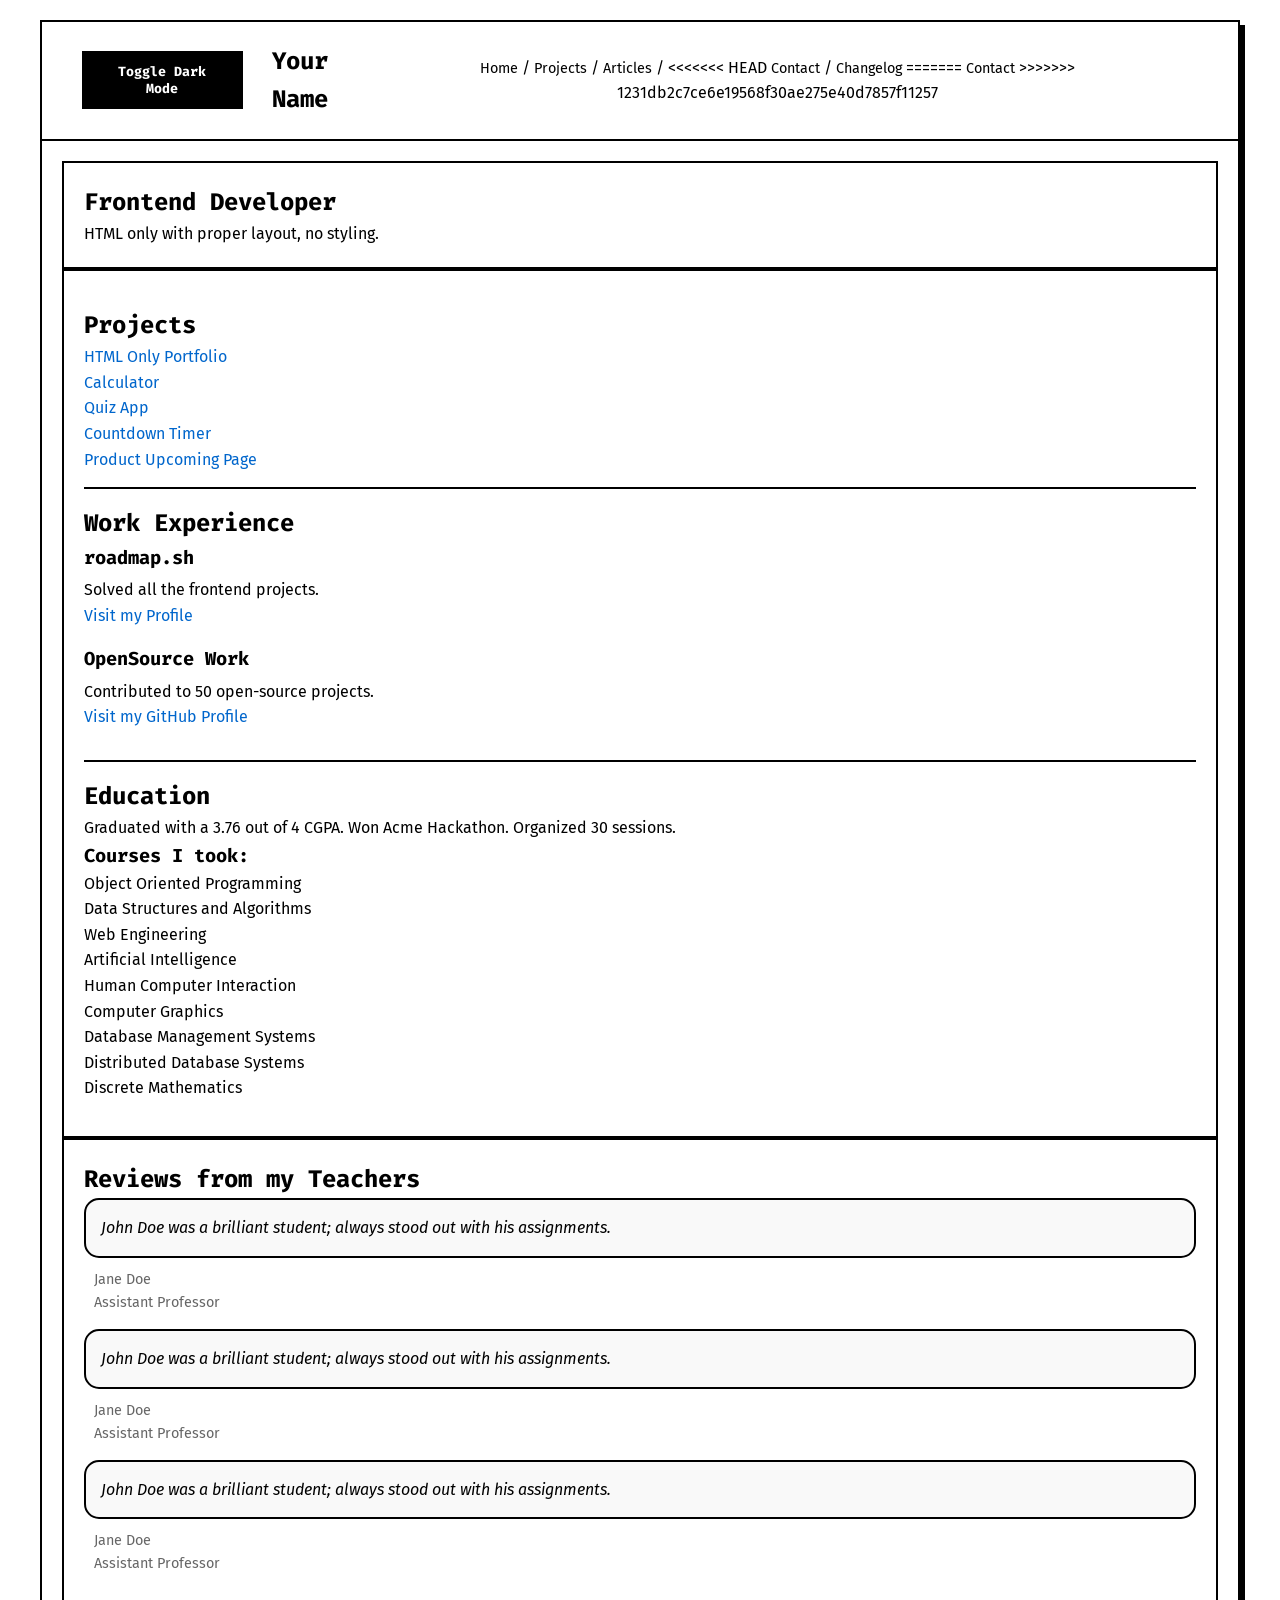
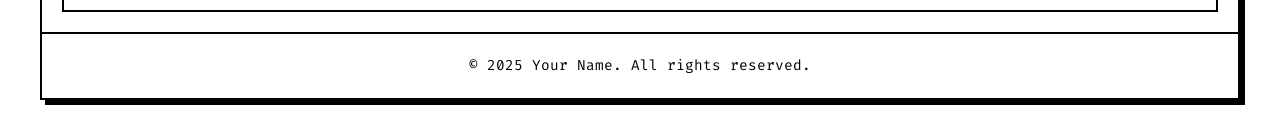
<file: index.html>
<!DOCTYPE html>
<html lang="en">
<head>
    <meta charset="UTF-8">
    <meta name="viewport" content="width=device-width, initial-scale=1.0">

    <meta name="description" content="Welcome to my personal website. Explore my projects, work experience and education.">
    <meta name="author" content="Your Name">

    <meta property="og:title" content="Your Name - Frontend Developer">
    <meta property="og:description" content="My personal portfolio website.">
    <meta property="og:type" content="website">

    <!-- Add Google Fonts (Bonus) -->
<link rel="preconnect" href="https://fonts.googleapis.com">
<link rel="preconnect" href="https://fonts.gstatic.com" crossorigin>
<link href="https://fonts.googleapis.com/css2?family=Fira+Code:wght@400;700&family=Fira+Sans:wght@400;700&display=swap" rel="stylesheet">
<!-- Link to your CSS -->
<link rel="stylesheet" href="style.css">

    <title>Homepage | Your Name</title>
</head>
<div class="container">
<body>

    <header>
        <button id="theme-toggle">Toggle Dark Mode</button>
        <h2>Your Name</h2>

        <nav>
            <a href="index.html">Home</a> /
            <a href="projects.html">Projects</a> /
            <a href="articles.html">Articles</a> /
<<<<<<< HEAD
            <a href="contact.html">Contact</a> /
            <a href="changelog.html">Changelog</a>
=======
            <a href="contact.html">Contact</a>
>>>>>>> 1231db2c7ce6e19568f30ae275e40d7857f11257
        </nav>
    </header>

    <main>

        <section>
            <h1>Frontend Developer</h1>
            <p>HTML only with proper layout, no styling.</p>
        </section>

        <section>
            <section>
                <h2>Projects</h2>
                <ul>
                    <li><a href="projects.html">HTML Only Portfolio</a></li>
                    <li><a href="projects.html">Calculator</a></li>
                    <li><a href="projects.html">Quiz App</a></li>
                    <li><a href="projects.html">Countdown Timer</a></li>
                    <li><a href="projects.html">Product Upcoming Page</a></li>
                </ul>
            </section>

            <section>
                <h2>Work Experience</h2>

                <article>
                    <h3>roadmap.sh</h3>
                    <p>Solved all the frontend projects.</p>
                    <a href="https://roadmap.sh/">Visit my Profile</a>
                </article>

                <article>
                    <h3>OpenSource Work</h3>
                    <p>Contributed to 50 open-source projects.</p>
                    <a href="https://github.com/careenedwin">Visit my GitHub Profile</a>
                </article>
            </section>

            <section>
                <h2>Education</h2>
                <p>Graduated with a 3.76 out of 4 CGPA. Won Acme Hackathon. Organized 30 sessions.</p>

                <h3>Courses I took:</h3>
                <ul>
                    <li>Object Oriented Programming</li>
                    <li>Data Structures and Algorithms</li>
                    <li>Web Engineering</li>
                    <li>Artificial Intelligence</li>
                    <li>Human Computer Interaction</li>
                    <li>Computer Graphics</li>
                    <li>Database Management Systems</li>
                    <li>Distributed Database Systems</li>
                    <li>Discrete Mathematics</li>
                </ul>
            </section>
        </section>

        <section>
            <h2>Reviews from my Teachers</h2>

            <article>
                <blockquote>
                    John Doe was a brilliant student; always stood out with his assignments.
                </blockquote>
                <p>Jane Doe<br>Assistant Professor</p>
            </article>

            <article>
                <blockquote>
                    John Doe was a brilliant student; always stood out with his assignments.
                </blockquote>
                <p>Jane Doe<br>Assistant Professor</p>
            </article>

            <article>
                <blockquote>
                    John Doe was a brilliant student; always stood out with his assignments.
                </blockquote>
                <p>Jane Doe<br>Assistant Professor</p>
            </article>
        </section>

    </main>

    <footer>
        <p>&copy; 2025 Your Name. All rights reserved.</p>
    </footer>
<script>
    // Check for saved user preference, if any, on load of the website
    const currentTheme = localStorage.getItem('theme');
    if (currentTheme) {
        document.documentElement.setAttribute('data-theme', currentTheme);
    }

    // Optional: Create a button to toggle it
    // You can add a button in your header with id="theme-toggle"
    const toggleBtn = document.getElementById('theme-toggle');
    if(toggleBtn) {
        toggleBtn.addEventListener('click', () => {
            let theme = document.documentElement.getAttribute('data-theme');
            if (theme === 'dark') {
                document.documentElement.removeAttribute('data-theme');
                localStorage.setItem('theme', 'light');
            } else {
                document.documentElement.setAttribute('data-theme', 'dark');
                localStorage.setItem('theme', 'dark');
            }
        });
    }
</script>
</body>
</div>
</html>
</file>
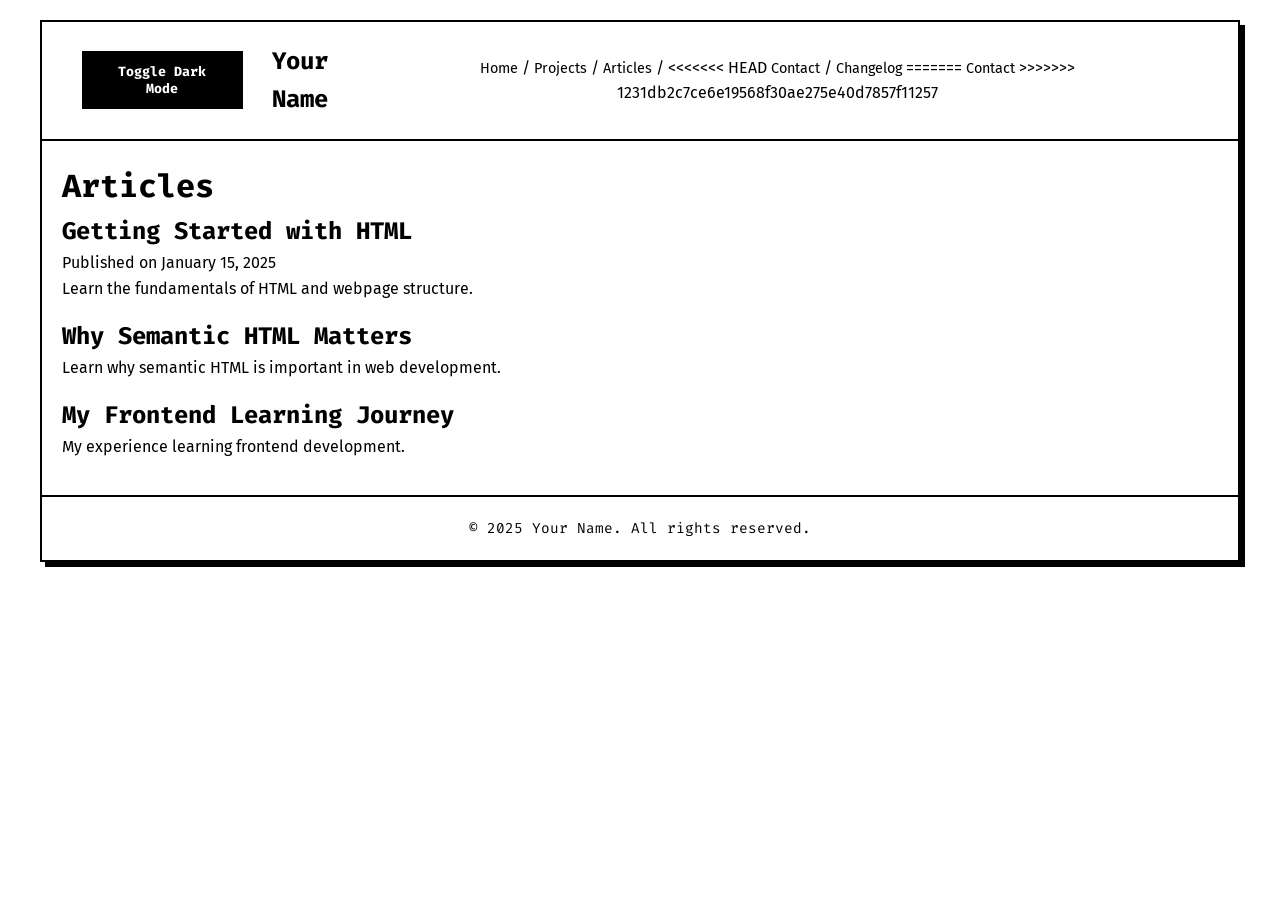
<file: articles.html>
<!DOCTYPE html>
<html lang="en">
<head>
    <meta charset="UTF-8">
    <meta name="viewport" content="width=device-width, initial-scale=1.0">

    <meta name="description" content="Read my articles about HTML and frontend development.">
    <meta name="author" content="Your Name">

    <meta property="og:title" content="My Articles">
    <meta property="og:description" content="Read my web development articles.">

    <!-- Add Google Fonts (Bonus) -->
<link rel="preconnect" href="https://fonts.googleapis.com">
<link rel="preconnect" href="https://fonts.gstatic.com" crossorigin>
<link href="https://fonts.googleapis.com/css2?family=Fira+Code:wght@400;700&family=Fira+Sans:wght@400;700&display=swap" rel="stylesheet">
<!-- Link to your CSS -->
<link rel="stylesheet" href="style.css">
    <meta property="og:type" content="website">

    <title>Articles | Your Name</title>
</head>
<div class="container">
<body>

    <header>
        <button id="theme-toggle">Toggle Dark Mode</button>
        <h2>Your Name</h2>

        <nav>
            <a href="index.html">Home</a> /
            <a href="projects.html">Projects</a> /
            <a href="articles.html">Articles</a> /
<<<<<<< HEAD
            <a href="contact.html">Contact</a> /
            <a href="changelog.html">Changelog</a>
=======
            <a href="contact.html">Contact</a>
>>>>>>> 1231db2c7ce6e19568f30ae275e40d7857f11257
        </nav>
    </header>

    <main>
        <h1>Articles</h1>

        <article>
            <h2>Getting Started with HTML</h2>
            <p>Published on <time datetime="2025-01-15">January 15, 2025</time></p>
            <p>Learn the fundamentals of HTML and webpage structure.</p>
        </article>

        <article>
            <h2>Why Semantic HTML Matters</h2>
            <p>Learn why semantic HTML is important in web development.</p>
        </article>

        <article>
            <h2>My Frontend Learning Journey</h2>
            <p>My experience learning frontend development.</p>
        </article>

    </main>

    <footer>
        <p>&copy; 2025 Your Name. All rights reserved.</p>
    </footer>
<script>
    // Check for saved user preference, if any, on load of the website
    const currentTheme = localStorage.getItem('theme');
    if (currentTheme) {
        document.documentElement.setAttribute('data-theme', currentTheme);
    }

    // Optional: Create a button to toggle it
    // You can add a button in your header with id="theme-toggle"
    const toggleBtn = document.getElementById('theme-toggle');
    if(toggleBtn) {
        toggleBtn.addEventListener('click', () => {
            let theme = document.documentElement.getAttribute('data-theme');
            if (theme === 'dark') {
                document.documentElement.removeAttribute('data-theme');
                localStorage.setItem('theme', 'light');
            } else {
                document.documentElement.setAttribute('data-theme', 'dark');
                localStorage.setItem('theme', 'dark');
            }
        });
    }
</script>
</body>
</div>
</html>
</file>
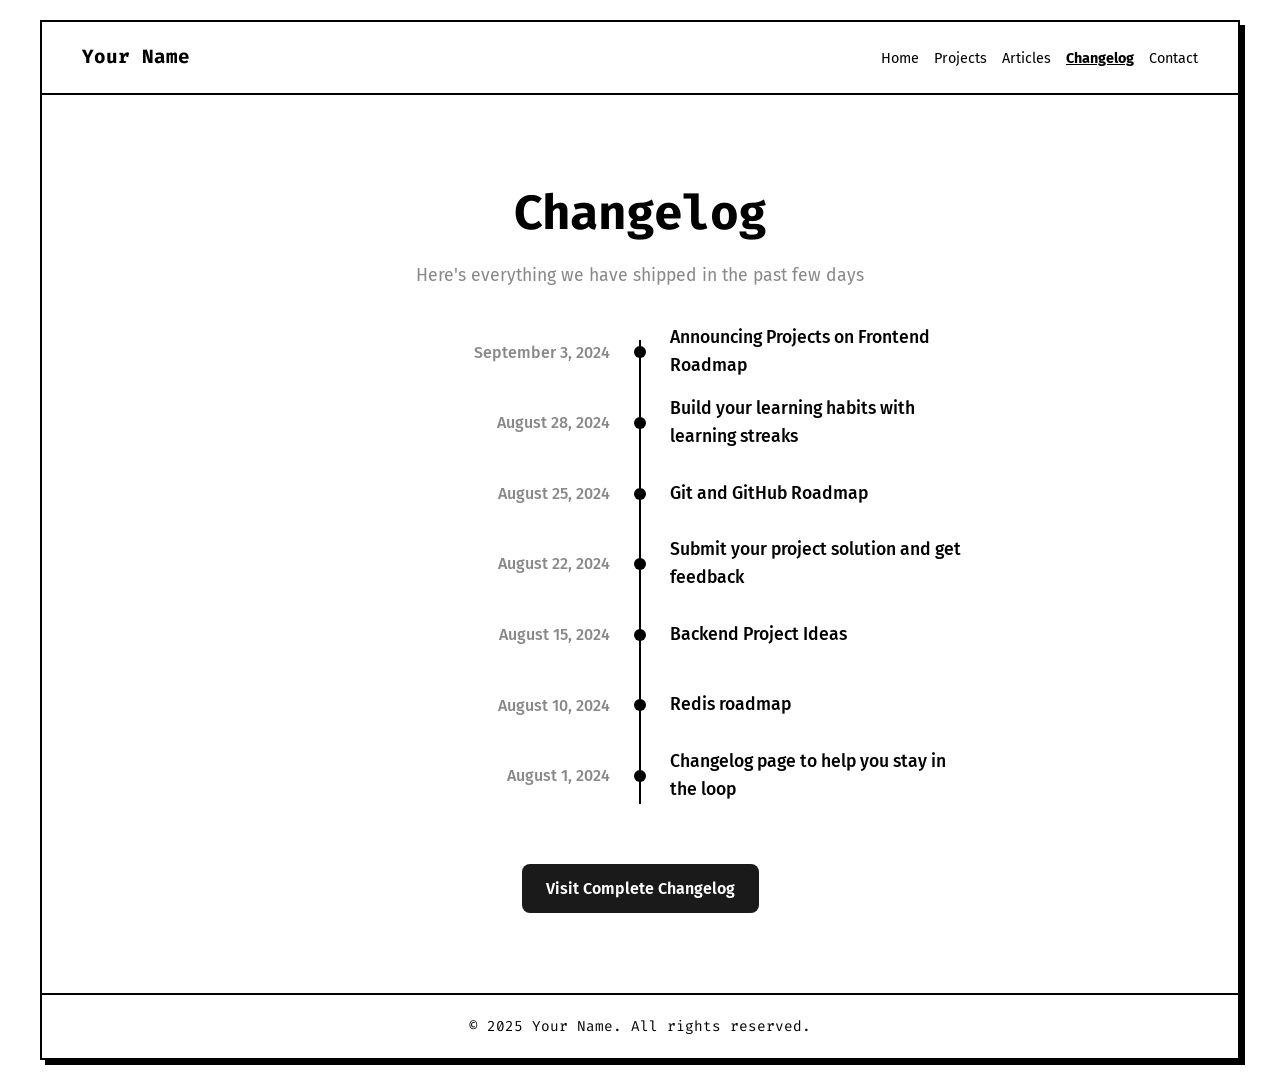
<file: changelog.html>
<!DOCTYPE html>
<html lang="en">
<head>
    <meta charset="UTF-8">
    <meta name="viewport" content="width=device-width, initial-scale=1.0">
    <title>Changelog | Your Name</title>
    <!-- Your existing Google Fonts and CSS -->
    <link rel="preconnect" href="https://fonts.googleapis.com">
    <link rel="preconnect" href="https://fonts.gstatic.com" crossorigin>
    <link href="https://fonts.googleapis.com/css2?family=Fira+Code:wght@400;700&family=Fira+Sans:wght@400;700&display=swap" rel="stylesheet">
    <link rel="stylesheet" href="style.css">
</head>
<body>
    <div class="container">
        <header>
            <p><strong>Your Name</strong></p>
            <nav aria-label="Main navigation">
                <ul>
                    <li><a href="index.html">Home</a></li>
                    <li><a href="projects.html">Projects</a></li>
                    <li><a href="articles.html">Articles</a></li>
                    <li><a href="changelog.html" aria-current="page">Changelog</a></li>
                    <li><a href="contact.html">Contact</a></li>
                </ul>
            </nav>
        </header>

        <main>
            <!-- Changelog Component Wrapper -->
            <div class="changelog-wrapper">
                <div class="changelog-header">
                    <h1>Changelog</h1>
                    <p>Here's everything we have shipped in the past few days</p>
                </div>

                <div class="timeline">
                    <!-- Item 1 -->
                    <article class="timeline-item">
                        <time datetime="2024-09-03">September 3, 2024</time>
                        <div class="timeline-content">
                            <p>Announcing Projects on Frontend Roadmap</p>
                        </div>
                    </article>

                    <!-- Item 2 -->
                    <article class="timeline-item">
                        <time datetime="2024-08-28">August 28, 2024</time>
                        <div class="timeline-content">
                            <p>Build your learning habits with learning streaks</p>
                        </div>
                    </article>

                    <!-- Item 3 -->
                    <article class="timeline-item">
                        <time datetime="2024-08-25">August 25, 2024</time>
                        <div class="timeline-content">
                            <p>Git and GitHub Roadmap</p>
                        </div>
                    </article>

                    <!-- Item 4 -->
                    <article class="timeline-item">
                        <time datetime="2024-08-22">August 22, 2024</time>
                        <div class="timeline-content">
                            <p>Submit your project solution and get feedback</p>
                        </div>
                    </article>

                    <!-- Item 5 -->
                    <article class="timeline-item">
                        <time datetime="2024-08-15">August 15, 2024</time>
                        <div class="timeline-content">
                            <p>Backend Project Ideas</p>
                        </div>
                    </article>

                    <!-- Item 6 -->
                    <article class="timeline-item">
                        <time datetime="2024-08-10">August 10, 2024</time>
                        <div class="timeline-content">
                            <p>Redis roadmap</p>
                        </div>
                    </article>

                    <!-- Item 7 -->
                    <article class="timeline-item">
                        <time datetime="2024-08-01">August 1, 2024</time>
                        <div class="timeline-content">
                            <p>Changelog page to help you stay in the loop</p>
                        </div>
                    </article>
                </div>

                <!-- Button -->
                <div class="changelog-footer">
                    <a href="#" class="btn-primary">Visit Complete Changelog</a>
                </div>
            </div>
        </main>

        <footer>
            <p>&copy; 2025 Your Name. All rights reserved.</p>
        </footer>
    </div>

    <!-- Dark Mode Script -->
    <script>
        const currentTheme = localStorage.getItem('theme');
        if (currentTheme) {
            document.documentElement.setAttribute('data-theme', currentTheme);
        }
    </script>
</body>
</html>
</file>
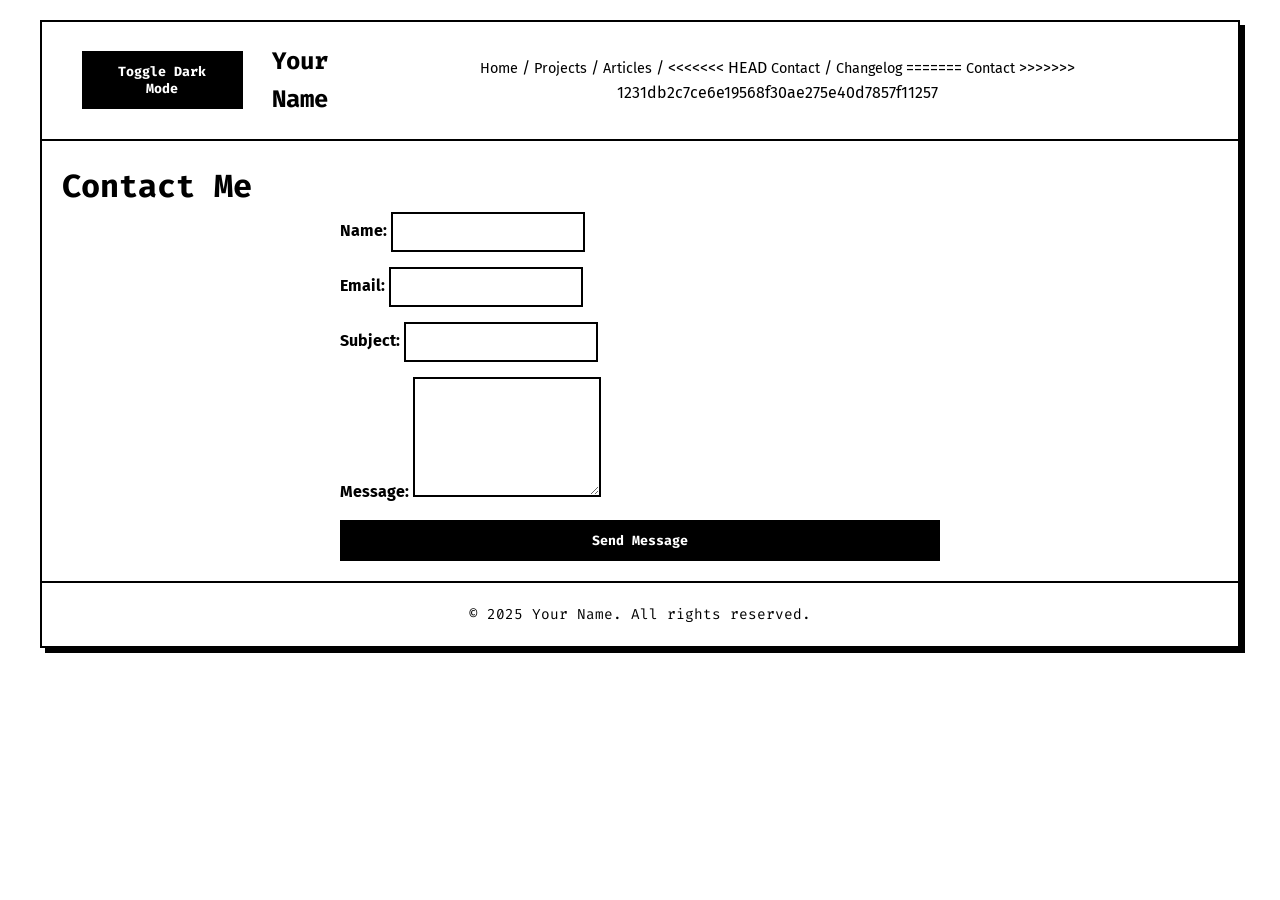
<file: contact.html>
<!DOCTYPE html>
<html lang="en">
<head>
    <meta charset="UTF-8">
    <meta name="viewport" content="width=device-width, initial-scale=1.0">

    <meta name="description" content="Contact me for projects and professional opportunities.">
    <meta name="author" content="Your Name">

    <meta property="og:title" content="Contact Me">
    <meta property="og:description" content="Get in touch with me.">
    <meta property="og:type" content="website">

    <!-- Add Google Fonts (Bonus) -->
<link rel="preconnect" href="https://fonts.googleapis.com">
<link rel="preconnect" href="https://fonts.gstatic.com" crossorigin>
<link href="https://fonts.googleapis.com/css2?family=Fira+Code:wght@400;700&family=Fira+Sans:wght@400;700&display=swap" rel="stylesheet">
<!-- Link to your CSS -->
<link rel="stylesheet" href="style.css">

    <title>Contact | Your Name</title>
</head>
<div class="container">
<body>

    <header>
        <button id="theme-toggle">Toggle Dark Mode</button>
        <h2>Your Name</h2>

        <nav>
            <a href="index.html">Home</a> /
            <a href="projects.html">Projects</a> /
            <a href="articles.html">Articles</a> /
<<<<<<< HEAD
            <a href="contact.html">Contact</a> /
            <a href="changelog.html">Changelog</a>
=======
            <a href="contact.html">Contact</a>
>>>>>>> 1231db2c7ce6e19568f30ae275e40d7857f11257
        </nav>
    </header>

    <main>
        <h1>Contact Me</h1>

        <form action="#" method="post">

            <p>
                <label for="name">Name:</label>
                <input type="text" id="name" name="name" required>
            </p>

            <p>
                <label for="email">Email:</label>
                <input type="email" id="email" name="email" required>
            </p>

            <p>
                <label for="subject">Subject:</label>
                <input type="text" id="subject" name="subject" required>
            </p>

            <p>
                <label for="message">Message:</label>
                <textarea id="message" name="message" rows="6" required></textarea>
            </p>

            <button type="submit">Send Message</button>

        </form>
    </main>

    <footer>
        <p>&copy; 2025 Your Name. All rights reserved.</p>
    </footer>
<script>
    // Check for saved user preference, if any, on load of the website
    const currentTheme = localStorage.getItem('theme');
    if (currentTheme) {
        document.documentElement.setAttribute('data-theme', currentTheme);
    }

    // Optional: Create a button to toggle it
    // You can add a button in your header with id="theme-toggle"
    const toggleBtn = document.getElementById('theme-toggle');
    if(toggleBtn) {
        toggleBtn.addEventListener('click', () => {
            let theme = document.documentElement.getAttribute('data-theme');
            if (theme === 'dark') {
                document.documentElement.removeAttribute('data-theme');
                localStorage.setItem('theme', 'light');
            } else {
                document.documentElement.setAttribute('data-theme', 'dark');
                localStorage.setItem('theme', 'dark');
            }
        });
    }
</script>
</body>
</div>
</html>
</file>
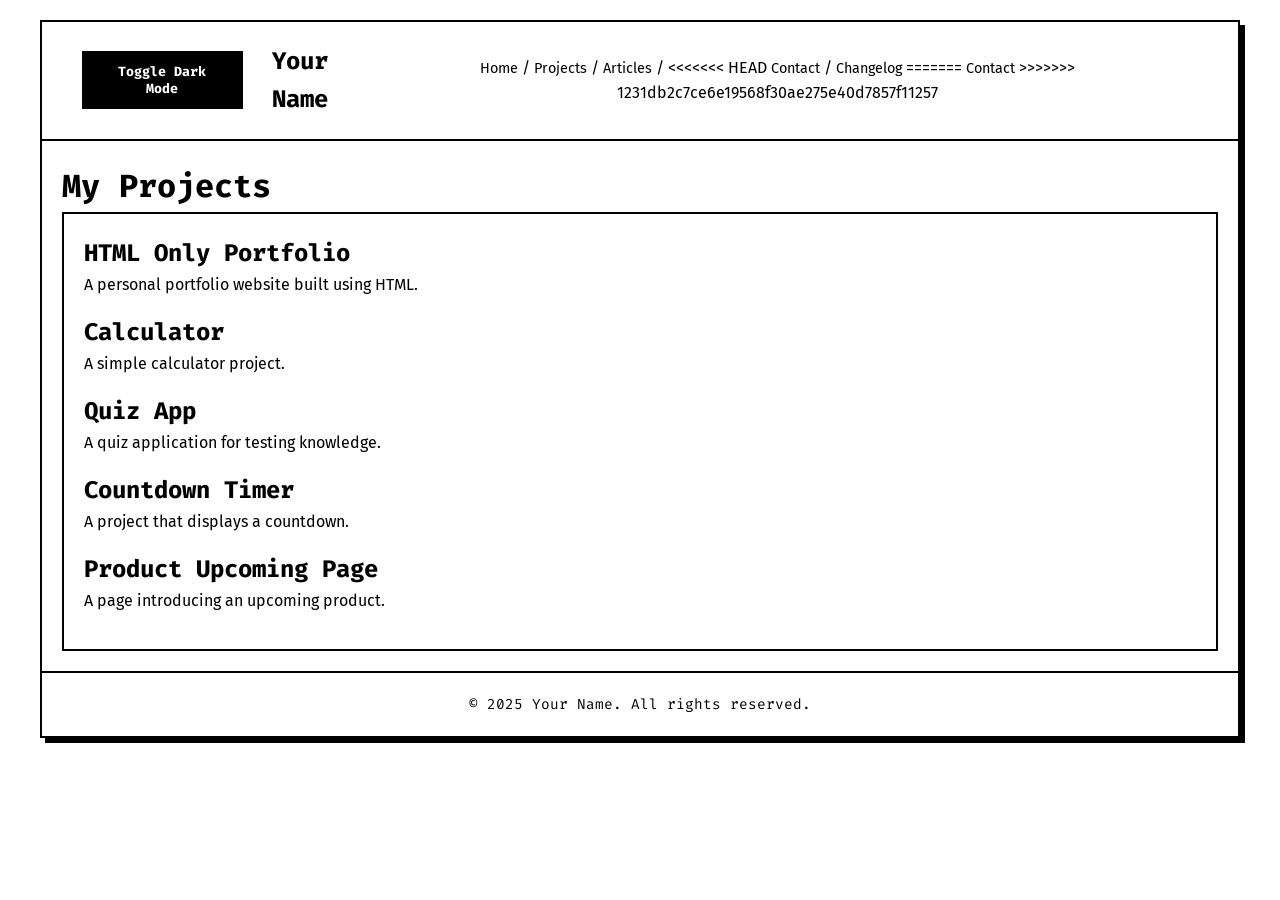
<file: projects.html>
<!DOCTYPE html>
<html lang="en">
<head>
    <meta charset="UTF-8">
    <meta name="viewport" content="width=device-width, initial-scale=1.0">

    <meta name="description" content="Explore my frontend development projects.">
    <meta name="author" content="Your Name">

    <meta property="og:title" content="My Projects">
    <meta property="og:description" content="Explore my completed projects.">
    <meta property="og:type" content="website">

     <!-- Add Google Fonts (Bonus) -->
<link rel="preconnect" href="https://fonts.googleapis.com">
<link rel="preconnect" href="https://fonts.gstatic.com" crossorigin>
<link href="https://fonts.googleapis.com/css2?family=Fira+Code:wght@400;700&family=Fira+Sans:wght@400;700&display=swap" rel="stylesheet">
<!-- Link to your CSS -->
<link rel="stylesheet" href="style.css">

    <title>Projects | Your Name</title>
</head>
<div class="container">
<body>

    <header>
        <button id="theme-toggle">Toggle Dark Mode</button>
        <h2>Your Name</h2>

        <nav>
            <a href="index.html">Home</a> /
            <a href="projects.html">Projects</a> /
            <a href="articles.html">Articles</a> /
<<<<<<< HEAD
            <a href="contact.html">Contact</a> /
            <a href="changelog.html">Changelog</a>
=======
            <a href="contact.html">Contact</a>
>>>>>>> 1231db2c7ce6e19568f30ae275e40d7857f11257
        </nav>
    </header>

    <main>
        <h1>My Projects</h1>

        <section>
            <article>
                <h2>HTML Only Portfolio</h2>
                <p>A personal portfolio website built using HTML.</p>
            </article>

            <article>
                <h2>Calculator</h2>
                <p>A simple calculator project.</p>
            </article>

            <article>
                <h2>Quiz App</h2>
                <p>A quiz application for testing knowledge.</p>
            </article>

            <article>
                <h2>Countdown Timer</h2>
                <p>A project that displays a countdown.</p>
            </article>

            <article>
                <h2>Product Upcoming Page</h2>
                <p>A page introducing an upcoming product.</p>
            </article>
        </section>
    </main>

    <footer>
        <p>&copy; 2025 Your Name. All rights reserved.</p>
    </footer>
<script>
    // Check for saved user preference, if any, on load of the website
    const currentTheme = localStorage.getItem('theme');
    if (currentTheme) {
        document.documentElement.setAttribute('data-theme', currentTheme);
    }

    // Optional: Create a button to toggle it
    // You can add a button in your header with id="theme-toggle"
    const toggleBtn = document.getElementById('theme-toggle');
    if(toggleBtn) {
        toggleBtn.addEventListener('click', () => {
            let theme = document.documentElement.getAttribute('data-theme');
            if (theme === 'dark') {
                document.documentElement.removeAttribute('data-theme');
                localStorage.setItem('theme', 'light');
            } else {
                document.documentElement.setAttribute('data-theme', 'dark');
                localStorage.setItem('theme', 'dark');
            }
        });
    }
</script>
</body>
</div>
</html>
</file>
<file: style.css>
/* --- 1. CSS Variables & Dark Mode --- */
:root {
    --bg-color: #ffffff;
    --text-color: #000000;
    --border-color: #000000;
    --accent-color: #0066cc; /* Link color */
    --card-bg: #f9f9f9;
    --font-main: 'Fira Sans', sans-serif; /* Google Font */
    --font-heading: 'Fira Code', monospace; /* Google Font */
}

/* Bonus: Dark Mode support */
[data-theme="dark"] {
    --bg-color: #121212;
    --text-color: #e0e0e0;
    --border-color: #e0e0e0;
    --accent-color: #66b2ff;
    --card-bg: #1e1e1e;
}

/* --- 2. Reset & Base Styles --- */
* {
    box-sizing: border-box;
    margin: 0;
    padding: 0;
}

body {
    font-family: var(--font-main);
    background-color: var(--bg-color);
    color: var(--text-color);
    line-height: 1.6;
    transition: background-color 0.3s, color 0.3s;
}

h1, h2, h3 {
    font-family: var(--font-heading);
}

a {
    color: var(--accent-color);
    text-decoration: none;
}

a:hover {
    text-decoration: underline;
}

ul {
    list-style-type: none;
}

/* --- 3. Main Layout (The Boxed Look) --- */
.container {
    max-width: 1200px;
    margin: 20px auto;
    border: 2px solid var(--border-color);
    background-color: var(--bg-color);
    box-shadow: 5px 5px 0px var(--border-color); /* Optional: Adds a slight brutalist shadow */
}

/* --- 4. Header & Navigation --- */
header {
    display: flex;
    flex-direction: column;
    align-items: center;
    padding: 20px;
    border-bottom: 2px solid var(--border-color);
    text-align: center;
}

header p {
    font-family: var(--font-heading);
    font-size: 1.2rem;
    margin-bottom: 10px;
}

nav ul {
    display: flex;
    flex-wrap: wrap;
    justify-content: center;
    gap: 15px;
}

nav a {
    color: var(--text-color);
    font-size: 0.9rem;
}

nav a[aria-current="page"] {
    font-weight: bold;
    text-decoration: underline;
}

/* --- 5. Main Content Area --- */
main {
    padding: 20px;
}

/* Homepage specific layout (Grid) */
.home-grid {
    display: grid;
    grid-template-columns: 1fr;
    gap: 20px;
}

section {
    padding: 20px;
    border: 2px solid var(--border-color);
}

/* Remove borders from nested sections to avoid double borders */
section section {
    border: none;
    border-bottom: 2px solid var(--border-color);
    padding: 15px 0;
}

section section:last-child {
    border-bottom: none;
}

/* Intro Section */
.intro {
    text-align: center;
    border: none;
    border-bottom: 2px solid var(--border-color);
}

.intro h1 {
    font-size: 2.5rem;
    margin: 10px 0;
}

.intro p {
    color: #666; /* Slightly muted */
}

/* Projects List (Homepage) */
.projects-list li {
    border: 2px solid var(--border-color);
    padding: 10px;
    margin-bottom: 10px;
    text-align: center;
    background-color: var(--card-bg);
}

/* Work Experience & Education */
article {
    margin-bottom: 15px;
}

article h3 {
    margin-bottom: 5px;
}

/* --- 6. Reviews Section --- */
.reviews-container {
    display: flex;
    flex-direction: column;
    gap: 15px;
    margin-top: 15px;
}

blockquote {
    border: 2px solid var(--border-color);
    border-radius: 15px;
    padding: 15px;
    background-color: var(--card-bg);
    font-style: italic;
}

blockquote + p {
    margin-top: 10px;
    font-size: 0.9rem;
    color: #666;
    padding-left: 10px;
}

/* --- 7. Forms (Contact Page) --- */
form {
    display: flex;
    flex-direction: column;
    gap: 15px;
    max-width: 600px;
    margin: 0 auto;
}

form div {
    display: flex;
    flex-direction: column;
}

label {
    margin-bottom: 5px;
    font-weight: bold;
}

input, textarea {
    padding: 10px;
    border: 2px solid var(--border-color);
    background-color: var(--bg-color);
    color: var(--text-color);
    font-family: var(--font-main);
}

input:focus, textarea:focus {
    outline: none;
    border-color: var(--accent-color);
}

button {
    padding: 10px 20px;
    border: 2px solid var(--border-color);
    background-color: var(--text-color);
    color: var(--bg-color);
    font-weight: bold;
    cursor: pointer;
    font-family: var(--font-heading);
}

button:hover {
    background-color: var(--accent-color);
    color: white;
    border-color: var(--accent-color);
}

/* --- 8. Footer --- */
footer {
    text-align: center;
    padding: 20px;
    border-top: 2px solid var(--border-color);
    font-family: var(--font-heading);
    font-size: 0.9rem;
}

/* --- 9. Responsive Design (Media Queries) --- */

/* Desktop Layout (The right side of your mockup) */
@media (min-width: 768px) {
    header {
        flex-direction: row;
        justify-content: space-between;
        padding: 20px 40px;
    }

    header p {
        margin-bottom: 0;
    }

    .home-grid {
        grid-template-columns: 1fr 1fr 1fr; /* 3 Columns */
        gap: 0; /* Remove gap to connect borders */
    }

    /* Make the first section (Projects) span 1 column, Work Exp 1, Education 1 */
    .home-grid > section {
        border: none;
        border-right: 2px solid var(--border-color);
    }
    
    .home-grid > section:last-child {
        border-right: none;
    }

    /* The Reviews section spans full width below */
    .reviews-section {
        grid-column: 1 / -1;
        border-top: 2px solid var(--border-color);
    }

    .reviews-container {
        flex-direction: row;
    }

    .reviews-container article {
        flex: 1;
    }

    /* Projects list on desktop */
    .projects-list li {
        border: none;
        border-bottom: 1px solid var(--border-color);
        margin-bottom: 0;
        background: transparent;
    }
    .projects-list li:last-child {
        border-bottom: none;
    }
<<<<<<< HEAD
}

/* --- 11. Changelog Timeline Component --- */

.changelog-wrapper {
    max-width: 700px;
    margin: 40px auto;
    padding: 20px;
}

.changelog-header {
    text-align: center;
    margin-bottom: 50px;
}

.changelog-header h1 {
    font-size: 3rem;
    margin-bottom: 10px;
    letter-spacing: -1px;
}

.changelog-header p {
    color: #888;
    font-size: 1.1rem;
}

/* The main timeline container */
.timeline {
    position: relative;
    display: flex;
    flex-direction: column;
    gap: 30px; /* Space between each update */
}

/* Individual Timeline Item */
.timeline-item {
    display: flex;
    justify-content: flex-end; /* Push content to the right */
    align-items: center;
    position: relative;
    width: 50%; /* Take up the left half */
    padding-right: 30px; /* Space between text and the line */
    text-align: right;
}

/* The Date Text */
.timeline-item time {
    font-size: 1rem;
    color: #888;
    font-weight: 500;
}

/* The Content Box (Right side) */
.timeline-content {
    position: absolute;
    left: calc(100% + 30px); /* Push it past the middle line */
    width: calc(100% - 30px); /* Fill the remaining right side */
    text-align: left;
    font-size: 1.1rem;
    font-weight: 500;
}

/* 
  THE MAGIC: The vertical line and the dot
*/
.timeline-item::after {
    content: '';
    position: absolute;
    /* Center the line perfectly */
    right: -6px; 
    top: 50%;
    transform: translateY(-50%);
    
    /* The Dot */
    width: 12px;
    height: 12px;
    background-color: var(--text-color); /* Adapts to dark mode */
    border-radius: 50%;
    z-index: 2;
}

/* The Vertical Line connecting them (using a pseudo element on the container) */
.timeline::before {
    content: '';
    position: absolute;
    top: 0;
    bottom: 0;
    left: 50%;
    width: 2px;
    background-color: var(--text-color); /* Adapts to dark mode */
    transform: translateX(-50%);
    z-index: 1;
}

/* The Button at the bottom */
.changelog-footer {
    text-align: center;
    margin-top: 60px;
}

.btn-primary {
    display: inline-block;
    background-color: #1a1a1a;
    color: #ffffff;
    padding: 12px 24px;
    border-radius: 8px;
    font-weight: 600;
    text-decoration: none;
    transition: background-color 0.3s;
}

.btn-primary:hover {
    background-color: #333333;
    text-decoration: none;
}

/* Dark mode adjustment for the button */
[data-theme="dark"] .btn-primary {
    background-color: #ffffff;
    color: #121212;
}

[data-theme="dark"] .btn-primary:hover {
    background-color: #e0e0e0;
}

/* --- Mobile Responsiveness --- */
@media (max-width: 767px) {
    .changelog-wrapper {
        padding: 10px;
    }

    .changelog-header h1 {
        font-size: 2.2rem;
    }

    /* On mobile, we collapse the timeline */
    .timeline::before {
        left: 15px; /* Move line to the left */
    }

    .timeline-item {
        width: 100%;
        flex-direction: column;
        align-items: flex-start;
        padding-left: 40px; /* Space for the line */
        padding-right: 0;
        text-align: left;
        gap: 5px;
    }

    /* Move the dot to the left */
    .timeline-item::after {
        left: 9px;
        right: auto;
        top: 25px; /* Align with the date */
    }

    /* Reset the content box so it flows normally */
    .timeline-content {
        position: static;
        width: 100%;
        text-align: left;
        margin-top: 5px;
    }
=======
>>>>>>> 1231db2c7ce6e19568f30ae275e40d7857f11257
}
</file>
